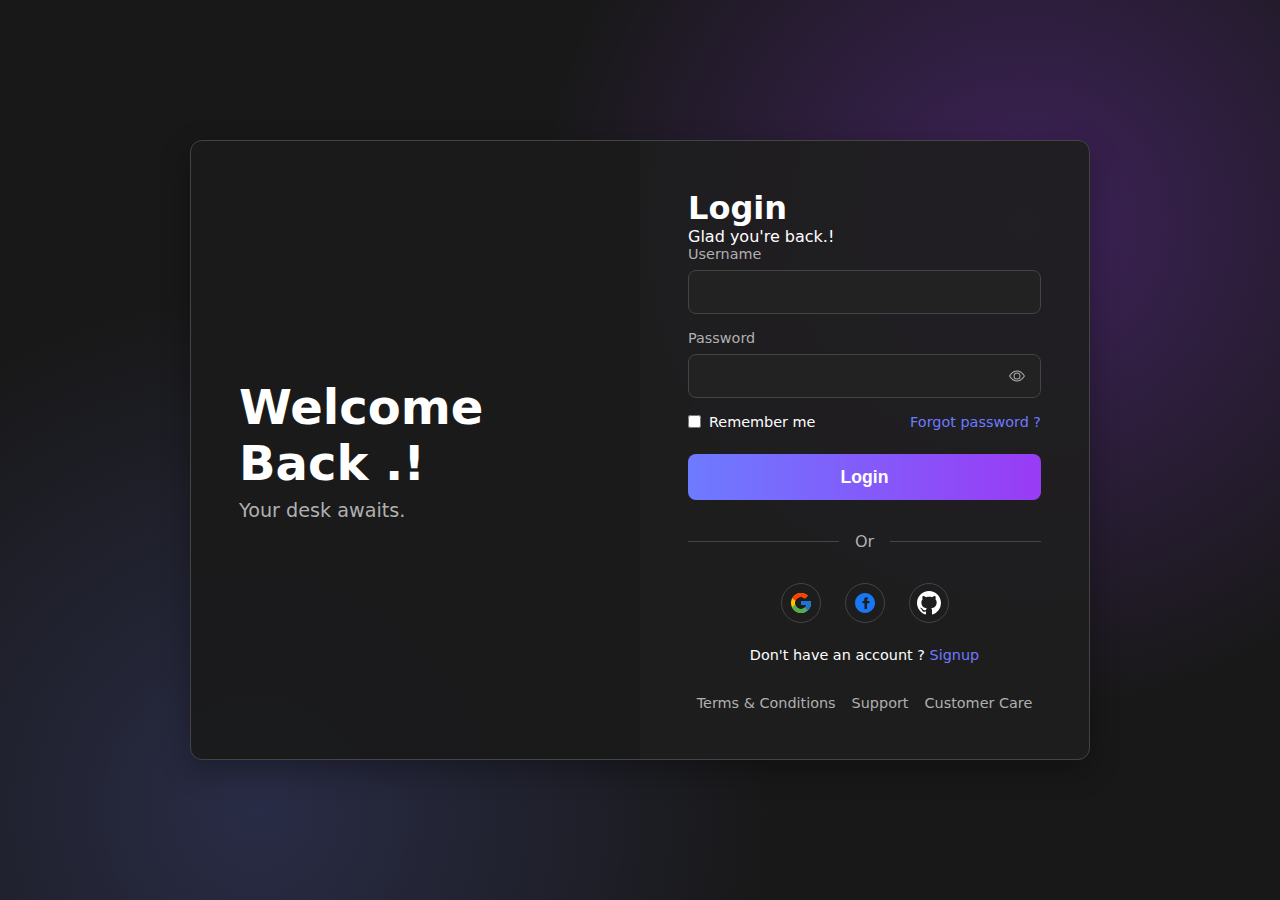
<file: index.html>
<!DOCTYPE html>
<html>
  <head>
    <meta http-equiv="refresh" content="0; url=login.html" />
    <title>Redirecting...</title>
  </head>
  <body>
    If you are not redirected automatically, <a href="login.html">click here</a>.
  </body>
</html>
</file>
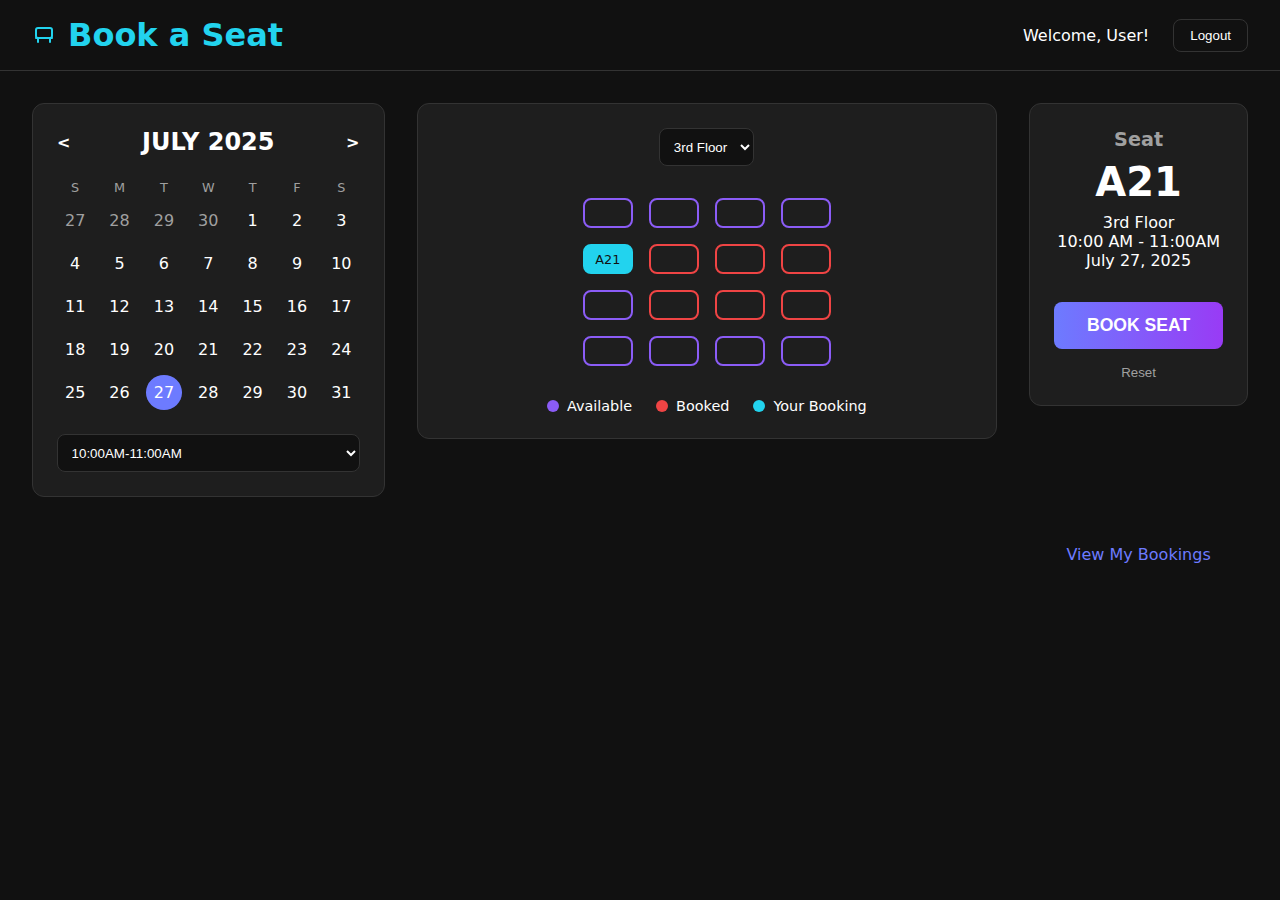
<file: booking.html>
<!DOCTYPE html>
<html lang="en">
<head>
    <meta charset="UTF-8">
    <meta name="viewport" content="width=device-width, initial-scale=1.0">
    <title>Book a Seat</title>
    <link rel="stylesheet" href="booking.css">
</head>
<body>
    <header class="main-header">
        <div class="logo">
            <svg xmlns="http://www.w3.org/2000/svg" width="24" height="24" viewBox="0 0 24 24" fill="none" stroke="currentColor" stroke-width="2" stroke-linecap="round" stroke-linejoin="round"><path d="M20 10V7a2 2 0 0 0-2-2H6a2 2 0 0 0-2 2v3"/><path d="M20 10v3a2 2 0 0 1-2 2H6a2 2 0 0 1-2-2v-3"/><path d="M4 15h16"/><path d="M6 19v-4"/><path d="M18 19v-4"/></svg>
            <h1>Book a Seat</h1>
        </div>
        <div class="user-info">
            <span>Welcome, User!</span>
            <button class="logout-btn">Logout</button>
        </div>
    </header>

    <main class="dashboard-container">
        <div class="card calendar-card">
            <div class="month-selector">
                <span>&lt;</span>
                <h2>JULY 2025</h2>
                <span>&gt;</span>
            </div>
            <div class="calendar-grid">
                <div class="day-name">S</div><div class="day-name">M</div><div class="day-name">T</div><div class="day-name">W</div><div class="day-name">T</div><div class="day-name">F</div><div class="day-name">S</div>
                <div class="day-num inactive">27</div><div class="day-num inactive">28</div><div class="day-num inactive">29</div><div class="day-num inactive">30</div>
                <div class="day-num">1</div><div class="day-num">2</div><div class="day-num">3</div>
                <div class="day-num">4</div><div class="day-num">5</div><div class="day-num">6</div><div class="day-num">7</div><div class="day-num">8</div><div class="day-num">9</div><div class="day-num">10</div>
                <div class="day-num">11</div><div class="day-num">12</div><div class="day-num">13</div><div class="day-num">14</div><div class="day-num">15</div><div class="day-num">16</div><div class="day-num">17</div>
                <div class="day-num">18</div><div class="day-num">19</div><div class="day-num">20</div><div class="day-num">21</div><div class="day-num">22</div><div class="day-num">23</div><div class="day-num">24</div>
                <div class="day-num">25</div><div class="day-num">26</div><div class="day-num today">27</div><div class="day-num">28</div><div class="day-num">29</div><div class="day-num">30</div><div class="day-num">31</div>
            </div>
            <select class="time-select">
                <option>10:00AM-11:00AM</option>
                <option>11:00AM-12:00PM</option>
            </select>
        </div>

        <div class="card seat-map-card">
            <select class="floor-select">
                <option>3rd Floor</option>
                <option>4th Floor</option>
            </select>
            <div class="seat-grid">
                <div class="seat available"></div><div class="seat available"></div><div class="seat available"></div><div class="seat available"></div>
                <div class="seat my-booking">A21</div><div class="seat booked"></div><div class="seat booked"></div><div class="seat booked"></div>
                <div class="seat available"></div><div class="seat booked"></div><div class="seat booked"></div><div class="seat booked"></div>
                <div class="seat available"></div><div class="seat available"></div><div class="seat available"></div><div class="seat available"></div>
            </div>
            <div class="legend">
                <div><span class="legend-dot available"></span> Available</div>
                <div><span class="legend-dot booked"></span> Booked</div>
                <div><span class="legend-dot my-booking"></span> Your Booking</div>
            </div>
        </div>

        <div class="card summary-card">
            <div class="summary-details">
                <h3>Seat</h3>
                <p class="seat-id">A21</p>
                <p class="seat-floor">3rd Floor</p>
                <p class="seat-time">10:00 AM - 11:00AM</p>
                <p class="seat-date">July 27, 2025</p>
            </div>
            <button class="action-btn">BOOK SEAT</button>
            <button class="reset-btn">Reset</button>
        </div>

        <a href="#" class="view-bookings-link">View My Bookings</a>

    </main>
</body>
</html>
</file>
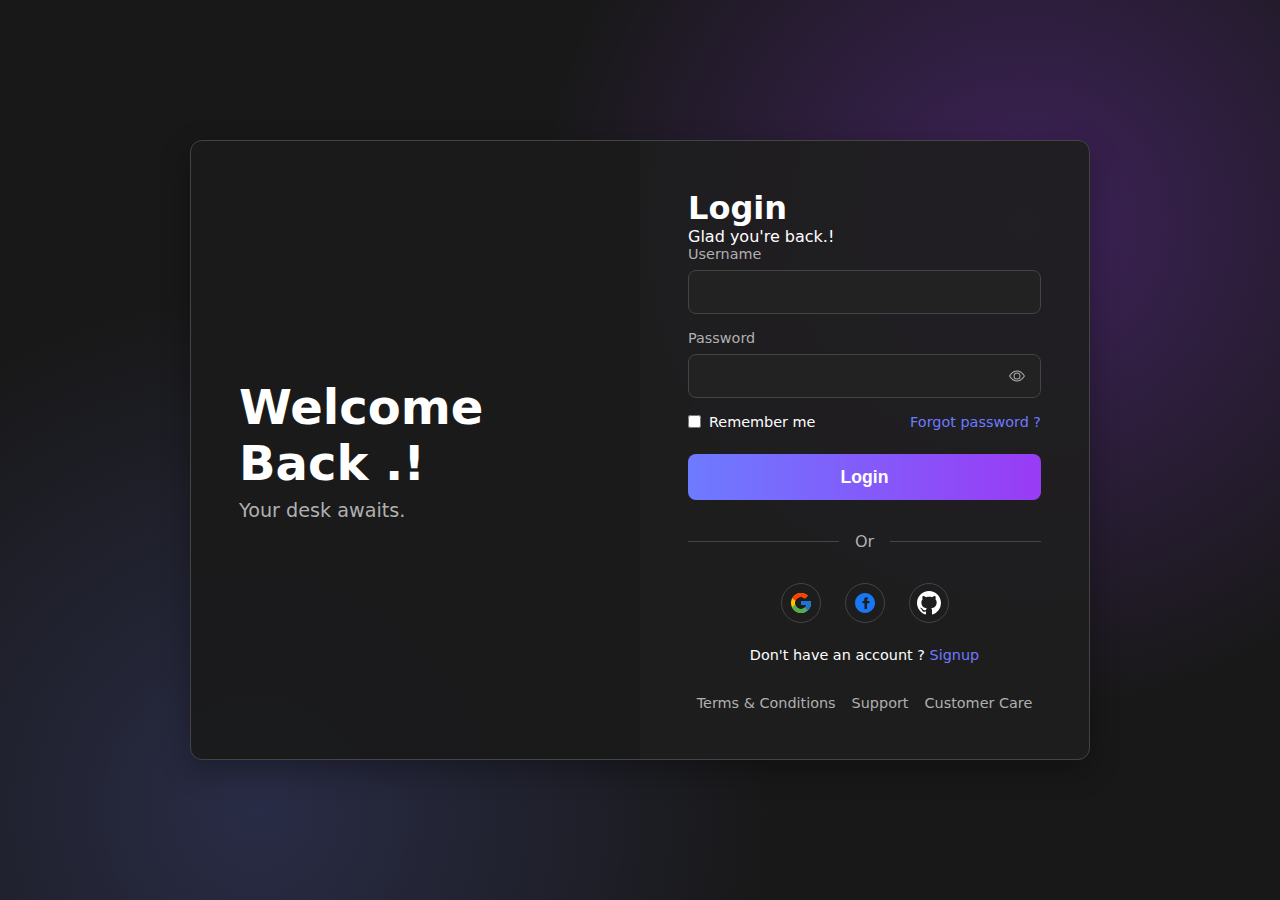
<file: login.html>
<!DOCTYPE html>
<html lang="en">
<head>
    <meta charset="UTF-8">
    <meta name="viewport" content="width=device-width, initial-scale=1.0">
    <title>Login</title>
    <link rel="stylesheet" href="authstyle.css">
</head>
<body>

    <main class="login-container">

        <section class="welcome-section">
            <h1>Welcome Back .!</h1>
            <p>Your desk awaits.</p>
        </section>

        <section class="form-section">
            <form>
                <h2>Login</h2>
                <p>Glad you're back.!</p>

                <div class="input-group">
                    <label for="username">Username</label>
                    <input type="text" id="username" name="username" required>
                </div>

                <div class="input-group">
                    <label for="password">Password</label>
                    <div class="password-wrapper">
                        <input type="password" id="password" name="password" required>
                        <svg class="eye-icon" xmlns="http://www.w3.org/2000/svg" width="16" height="16" fill="currentColor" viewBox="0 0 16 16">
                            <path d="M16 8s-3-5.5-8-5.5S0 8 0 8s3 5.5 8 5.5S16 8 16 8M1.173 8a13 13 0 0 1 1.66-2.043C4.12 4.668 5.88 3.5 8 3.5s3.879 1.168 5.168 2.457A13 13 0 0 1 14.828 8q-.086.13-.195.288c-.335.48-.83 1.12-1.465 1.755C11.879 11.332 10.119 12.5 8 12.5s-3.879-1.168-5.168-2.457A13 13 0 0 1 1.172 8z"/>
                            <path d="M8 5.5a2.5 2.5 0 1 0 0 5 2.5 2.5 0 0 0 0-5M4.5 8a3.5 3.5 0 1 1 7 0 3.5 3.5 0 0 1-7 0"/>
                        </svg>
                    </div>
                </div>

                <div class="options">
                    <div class="remember-me">
                        <input type="checkbox" id="remember" name="remember">
                        <label for="remember">Remember me</label>
                    </div>
                    <a href="forgotPassword.html">Forgot password ?</a>
                </div>

                <button type="submit">Login</button>

                <div class="separator">
                    <span>Or</span>
                </div>

                <div class="social-logins">
                    <a href="https://www.google.com" aria-label="Login with Google">
                        <svg xmlns="http://www.w3.org/2000/svg" width="24" height="24" viewBox="0 0 48 48"><path fill="#FFC107" d="M43.611 20.083H42V20H24v8h11.303c-1.649 4.657-6.08 8-11.303 8c-6.627 0-12-5.373-12-12s5.373-12 12-12c3.059 0 5.842 1.154 7.961 3.039l5.657-5.657C34.046 6.053 29.268 4 24 4C12.955 4 4 12.955 4 24s8.955 20 20 20s20-8.955 20-20c0-1.341-.138-2.65-.389-3.917z"></path><path fill="#FF3D00" d="M6.306 14.691l6.571 4.819C14.655 15.108 18.961 12 24 12c3.059 0 5.842 1.154 7.961 3.039l5.657-5.657C34.046 6.053 29.268 4 24 4C16.318 4 9.656 8.337 6.306 14.691z"></path><path fill="#4CAF50" d="M24 44c5.166 0 9.86-1.977 13.409-5.192l-6.19-5.238C29.211 35.091 26.715 36 24 36c-5.223 0-9.641-3.657-11.303-8.655l-6.571 4.819C9.656 39.663 16.318 44 24 44z"></path><path fill="#1976D2" d="M43.611 20.083H42V20H24v8h11.303c-.792 2.237-2.231 4.166-4.087 5.571l6.19 5.238C41.382 36.213 44 30.561 44 24c0-1.341-.138-2.65-.389-3.917z"></path></svg>
                    </a>
                    <a href="https://www.facebook.com" aria-label="Login with Facebook">
                        <svg xmlns="http://www.w3.org/2000/svg" width="24" height="24" fill="#1877F2" viewBox="0 0 24 24"><path d="M12 2.04c-5.52 0-10 4.48-10 10s4.48 10 10 10s10-4.48 10-10S17.52 2.04 12 2.04zM16.5 8.25h-2.25c-.2 0-.25.1-.25.25v1.5h2.5l-.25 2.25h-2.25V18h-2.5v-5.75H9.5v-2.25h1.75V8.5c0-1.25.75-2.25 2-2.25h1.5v2z"/></svg>
                    </a>
                    <a href="https://www.github.com" aria-label="Login with GitHub">
                        <svg xmlns="http://www.w3.org/2000/svg" width="24" height="24" fill="white" viewBox="0 0 16 16"><path d="M8 0C3.58 0 0 3.58 0 8c0 3.54 2.29 6.53 5.47 7.59.4.07.55-.17.55-.38 0-.19-.01-.82-.01-1.49-2.01.37-2.53-.49-2.69-.94-.09-.23-.48-.94-.82-1.13-.28-.15-.68-.52-.01-.53.63-.01 1.08.58 1.23.82.72 1.21 1.87.87 2.33.66.07-.52.28-.87.51-1.07-1.78-.2-3.64-.89-3.64-3.95 0-.87.31-1.59.82-2.15-.08-.2-.36-1.02.08-2.12 0 0 .67-.21 2.2.82.64-.18 1.32-.27 2-.27s1.36.09 2 .27c1.53-1.04 2.2-.82 2.2-.82.44 1.1.16 1.92.08 2.12.51.56.82 1.27.82 2.15 0 3.07-1.87 3.75-3.65 3.95.29.25.54.73.54 1.48 0 1.07-.01 1.93-.01 2.2 0 .21.15.46.55.38A8.01 8.01 0 0 0 16 8c0-4.42-3.58-8-8-8"/></svg>
                    </a>
                </div>

                <div class="signup-link">
                    <p>Don't have an account ? <a href="signup.html">Signup</a></p>
                </div>

                <footer class="form-footer">
                    <a href="#">Terms & Conditions</a>
                    <a href="#">Support</a>
                    <a href="#">Customer Care</a>
                </footer>
            </form>
        </section>

    </main>

</body>
</html>
</file>
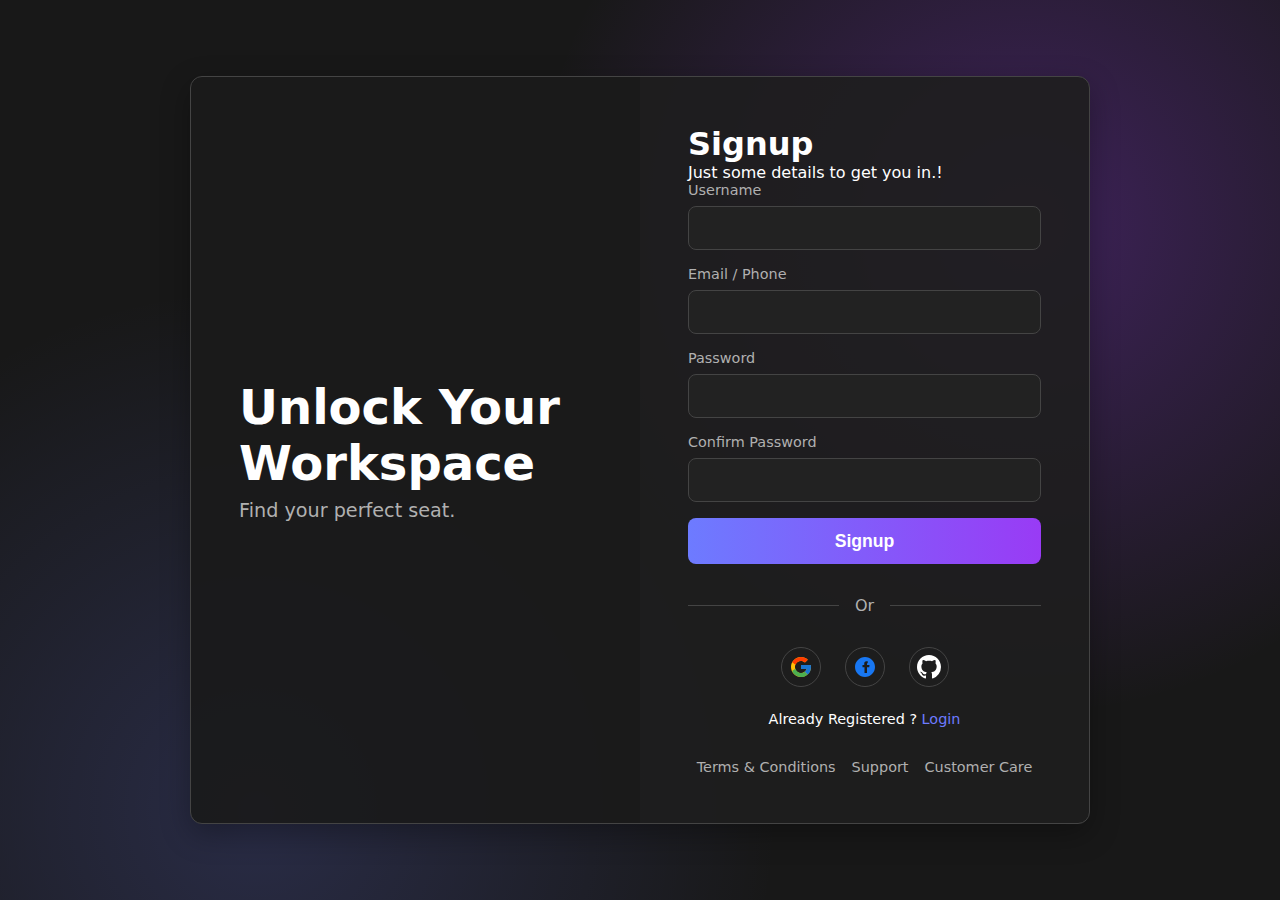
<file: signup.html>
<!DOCTYPE html>
<html lang="en">
<head>
    <meta charset="UTF-8">
    <meta name="viewport" content="width=device-width, initial-scale=1.0">
    <title>Signup</title>
    <link rel="stylesheet" href="authstyle.css">
</head>
<body>

    <main class="login-container">

        <section class="welcome-section">
            <h1>Unlock Your Workspace</h1>
            <p>Find your perfect seat.</p>
        </section>

        <section class="form-section">
            <form>
                <h2>Signup</h2>
                <p>Just some details to get you in.!</p>

                <div class="input-group">
                    <label for="username">Username</label>
                    <input type="text" id="username" name="username" required>
                </div>
                
                <div class="input-group">
                    <label for="email">Email / Phone</label>
                    <input type="email" id="email" name="email" required>
                </div>

                <div class="input-group">
                    <label for="password">Password</label>
                    <input type="password" id="password" name="password" required>
                </div>

                <div class="input-group">
                    <label for="confirm-password">Confirm Password</label>
                    <input type="password" id="confirm-password" name="confirm-password" required>
                </div>

                <button type="submit">Signup</button>

                <div class="separator">
                    <span>Or</span>
                </div>

                <div class="social-logins">
                    <a href="https://www.google.com" aria-label="Login with Google"><svg xmlns="http://www.w3.org/2000/svg" width="24" height="24" viewBox="0 0 48 48"><path fill="#FFC107" d="M43.611 20.083H42V20H24v8h11.303c-1.649 4.657-6.08 8-11.303 8c-6.627 0-12-5.373-12-12s5.373-12 12-12c3.059 0 5.842 1.154 7.961 3.039l5.657-5.657C34.046 6.053 29.268 4 24 4C12.955 4 4 12.955 4 24s8.955 20 20 20s20-8.955 20-20c0-1.341-.138-2.65-.389-3.917z"></path><path fill="#FF3D00" d="M6.306 14.691l6.571 4.819C14.655 15.108 18.961 12 24 12c3.059 0 5.842 1.154 7.961 3.039l5.657-5.657C34.046 6.053 29.268 4 24 4C16.318 4 9.656 8.337 6.306 14.691z"></path><path fill="#4CAF50" d="M24 44c5.166 0 9.86-1.977 13.409-5.192l-6.19-5.238C29.211 35.091 26.715 36 24 36c-5.223 0-9.641-3.657-11.303-8.655l-6.571 4.819C9.656 39.663 16.318 44 24 44z"></path><path fill="#1976D2" d="M43.611 20.083H42V20H24v8h11.303c-.792 2.237-2.231 4.166-4.087 5.571l6.19 5.238C41.382 36.213 44 30.561 44 24c0-1.341-.138-2.65-.389-3.917z"></path></svg></a>
                    <a href="https://www.facebook.com" aria-label="Login with Facebook"><svg xmlns="http://www.w3.org/2000/svg" width="24" height="24" fill="#1877F2" viewBox="0 0 24 24"><path d="M12 2.04c-5.52 0-10 4.48-10 10s4.48 10 10 10s10-4.48 10-10S17.52 2.04 12 2.04zM16.5 8.25h-2.25c-.2 0-.25.1-.25.25v1.5h2.5l-.25 2.25h-2.25V18h-2.5v-5.75H9.5v-2.25h1.75V8.5c0-1.25.75-2.25 2-2.25h1.5v2z"/></svg></a>
                    <a href="https://www.github.com" aria-label="Login with GitHub"><svg xmlns="http://www.w3.org/2000/svg" width="24" height="24" fill="white" viewBox="0 0 16 16"><path d="M8 0C3.58 0 0 3.58 0 8c0 3.54 2.29 6.53 5.47 7.59.4.07.55-.17.55-.38 0-.19-.01-.82-.01-1.49-2.01.37-2.53-.49-2.69-.94-.09-.23-.48-.94-.82-1.13-.28-.15-.68-.52-.01-.53.63-.01 1.08.58 1.23.82.72 1.21 1.87.87 2.33.66.07-.52.28-.87.51-1.07-1.78-.2-3.64-.89-3.64-3.95 0-.87.31-1.59.82-2.15-.08-.2-.36-1.02.08-2.12 0 0 .67-.21 2.2.82.64-.18 1.32-.27 2-.27s1.36.09 2 .27c1.53-1.04 2.2-.82 2.2-.82.44 1.1.16 1.92.08 2.12.51.56.82 1.27.82 2.15 0 3.07-1.87 3.75-3.65 3.95.29.25.54.73.54 1.48 0 1.07-.01 1.93-.01 2.2 0 .21.15.46.55.38A8.01 8.01 0 0 0 16 8c0-4.42-3.58-8-8-8"/></svg></a>
                </div>

                <div class="signup-link">
                    <p>Already Registered ? <a href="login.html">Login</a></p>
                </div>

                <footer class="form-footer">
                    <a href="#">Terms & Conditions</a>
                    <a href="#">Support</a>
                    <a href="#">Customer Care</a>
                </footer>
            </form>
        </section>

    </main>

</body>
</html>
</file>
<file: booking.css>
/* booking.css */
/* --- 1. Global Styles & Variables --- */
:root {
    --color-bg: #111111;
    --color-card-bg: #1E1E1E;
    --color-text-main: #FFFFFF;
    --color-text-secondary: #A0A0A0;
    --color-primary-accent: #993BF5;
    --color-secondary-accent: #6D7BFF;
    --color-border: #333333;
    --color-available: #8B5CF6;
    --color-booked: #EF4444;
    --color-my-booking: #22D3EE;
    --border-radius: 12px;
}

* {
    margin: 0;
    padding: 0;
    box-sizing: border-box;
}

body {
    font-family: system-ui, -apple-system, sans-serif;
    background-color: var(--color-bg);
    color: var(--color-text-main);
}

a {
    color: var(--color-secondary-accent);
    text-decoration: none;
}
a:hover {
    text-decoration: underline;
}

/* --- 2. Header --- */
.main-header {
    display: flex;
    justify-content: space-between;
    align-items: center;
    padding: 1rem 2rem;
    border-bottom: 1px solid var(--color-border);
}

.logo {
    display: flex;
    align-items: center;
    gap: 0.75rem;
    color: var(--color-my-booking);
}

.user-info {
    display: flex;
    align-items: center;
    gap: 1.5rem;
}

.logout-btn {
    background: transparent;
    border: 1px solid var(--color-border);
    color: var(--color-text-main);
    padding: 0.5rem 1rem;
    border-radius: 8px;
    cursor: pointer;
}
.logout-btn:hover {
    background-color: var(--color-border);
}

/* --- 3. Dashboard Layout --- */
.dashboard-container {
    padding: 2rem;
    display: grid;
    grid-template-columns: auto 1fr auto;
    gap: 2rem;
    align-items: start;
}

.card {
    background-color: var(--color-card-bg);
    border: 1px solid var(--color-border);
    border-radius: var(--border-radius);
    padding: 1.5rem;
}

.view-bookings-link {
    grid-column: 3 / 4;
    text-align: center;
    margin-top: 1rem;
}

/* --- 4. Calendar Card --- */
.month-selector {
    display: flex;
    justify-content: space-between;
    align-items: center;
    margin-bottom: 1.5rem;
    font-weight: 600;
}
.month-selector span {
    cursor: pointer;
}
.calendar-grid {
    display: grid;
    grid-template-columns: repeat(7, 1fr);
    gap: 0.5rem;
    text-align: center;
}
.day-name {
    color: var(--color-text-secondary);
    font-size: 0.8rem;
}
.day-num {
    padding: 0.5rem;
    cursor: pointer;
    border-radius: 50%;
}
.day-num.inactive {
    color: var(--color-text-secondary);
}
.day-num:not(.inactive):hover {
    background-color: var(--color-border);
}
.day-num.today {
    background-color: var(--color-secondary-accent);
    color: var(--color-text-main);
}
.time-select {
    width: 100%;
    margin-top: 1.5rem;
}


/* --- 5. Seat Map Card --- */
.seat-map-card {
    display: flex;
    flex-direction: column;
    align-items: center;
    gap: 2rem;
}
.seat-grid {
    display: grid;
    grid-template-columns: repeat(4, 1fr);
    gap: 1rem;
}
.seat {
    width: 50px;
    height: 30px;
    border-radius: 8px;
    border: 2px solid;
    cursor: pointer;
    display: grid;
    place-items: center;
    font-size: 0.8rem;
    transition: transform 0.2s;
}
.seat:hover {
    transform: scale(1.1);
}
.seat.available { border-color: var(--color-available); }
.seat.booked { border-color: var(--color-booked); }
.seat.my-booking {
    border-color: var(--color-my-booking);
    background-color: var(--color-my-booking);
    color: var(--color-bg);
}

.legend {
    display: flex;
    gap: 1.5rem;
    font-size: 0.9rem;
}
.legend div {
    display: flex;
    align-items: center;
    gap: 0.5rem;
}
.legend-dot {
    width: 12px;
    height: 12px;
    border-radius: 50%;
}
.legend-dot.available { background-color: var(--color-available); }
.legend-dot.booked { background-color: var(--color-booked); }
.legend-dot.my-booking { background-color: var(--color-my-booking); }


/* --- 6. Summary Card & General Controls --- */
.summary-details {
    text-align: center;
    margin-bottom: 2rem;
}
.summary-details h3 {
    font-size: 1.2rem;
    color: var(--color-text-secondary);
}
.summary-details .seat-id {
    font-size: 2.5rem;
    font-weight: 700;
    margin: 0.5rem 0;
}
.action-btn {
    width: 100%;
    padding: 0.8rem;
    border: none;
    border-radius: 8px;
    background: linear-gradient(90deg, var(--color-secondary-accent), var(--color-primary-accent));
    color: var(--color-text-main);
    font-size: 1.1rem;
    font-weight: 600;
    cursor: pointer;
}
.reset-btn {
    width: 100%;
    background: none;
    border: none;
    color: var(--color-text-secondary);
    margin-top: 1rem;
    cursor: pointer;
}

select {
    padding: 0.6rem;
    background: var(--color-bg);
    border: 1px solid var(--color-border);
    color: var(--color-text-main);
    border-radius: 8px;
}

/* --- 7. Responsive Design --- */
@media (max-width: 1024px) {
    .dashboard-container {
        grid-template-columns: 1fr;
    }
    .view-bookings-link {
        grid-column: 1 / -1;
    }
}
</file>
<file: authstyle.css>
/* style.css */
/* --- 1. Global Styles & Variables --- */
:root {
    --color-bg: #181818;
    --color-text-main: #FFFFFF;
    --color-text-secondary: #B0B0B0;
    --color-primary-accent: #993BF5;
    --color-secondary-accent: #6D7BFF;
    --color-form-bg: rgba(30, 30, 30, 0.9);
    --color-input-bg: #222222;
    --color-input-border: #444444;
    --border-radius: 12px;
}

* {
    margin: 0;
    padding: 0;
    box-sizing: border-box;
}

body {
    font-family: system-ui, -apple-system, sans-serif;
    background-color: var(--color-bg);
    color: var(--color-text-main);
    min-height: 100vh;
    display: flex;
    justify-content: center;
    align-items: center;
    padding: 2rem;
    background-image: 
        radial-gradient(circle at 80% 25%, rgba(153, 59, 245, 0.3), transparent 40%),
        radial-gradient(circle at 20% 90%, rgba(109, 123, 255, 0.2), transparent 40%);
}

a {
    color: var(--color-secondary-accent);
    text-decoration: none;
}
a:hover {
    text-decoration: underline;
}

/* --- 2. Main Layout --- */
.login-container {
    display: flex;
    width: 100%;
    max-width: 900px;
    background: var(--color-form-bg);
    border-radius: var(--border-radius);
    overflow: hidden;
    border: 1px solid var(--color-input-border);
    box-shadow: 0 10px 30px rgba(0, 0, 0, 0.3);
}

.welcome-section,
.form-section {
    flex: 1;
    padding: 3rem;
    display: flex;
    flex-direction: column;
    justify-content: center;
}

.welcome-section {
    background: rgba(0,0,0,0.1); /* Slight texture */
}

.welcome-section h1 {
    font-size: 3rem;
    font-weight: 700;
    margin-bottom: 0.5rem;
}

.welcome-section p {
    font-size: 1.2rem;
    color: var(--color-text-secondary);
}

/* --- 3. Form Styling --- */
.form-section h2 {
    font-size: 2rem;
    font-weight: 600;
}

.form-section > p {
    color: var(--color-text-secondary);
    margin-bottom: 2rem;
}

.input-group {
    margin-bottom: 1rem;
}

.input-group label {
    display: block;
    font-size: 0.9rem;
    margin-bottom: 0.5rem;
    color: var(--color-text-secondary);
}

.input-group input {
    width: 100%;
    padding: 0.75rem 1rem;
    background: var(--color-input-bg);
    border: 1px solid var(--color-input-border);
    border-radius: 8px;
    color: var(--color-text-main);
    font-size: 1rem;
}

.password-wrapper {
    position: relative;
    display: flex;
    align-items: center;
}

.eye-icon {
    position: absolute;
    right: 1rem;
    color: var(--color-text-secondary);
    cursor: pointer;
}

.options {
    display: flex;
    justify-content: space-between;
    align-items: center;
    font-size: 0.9rem;
    margin-bottom: 1.5rem;
}

.remember-me {
    display: flex;
    align-items: center;
}

.remember-me input {
    margin-right: 0.5rem;
}

button[type="submit"] {
    width: 100%;
    padding: 0.8rem;
    border: none;
    border-radius: 8px;
    background: linear-gradient(90deg, var(--color-secondary-accent), var(--color-primary-accent));
    color: var(--color-text-main);
    font-size: 1.1rem;
    font-weight: 600;
    cursor: pointer;
    transition: transform 0.2s, box-shadow 0.2s;
}

button[type="submit"]:hover {
    transform: translateY(-2px);
    box-shadow: 0 4px 15px rgba(130, 80, 255, 0.4);
}

.separator {
    display: flex;
    align-items: center;
    text-align: center;
    color: var(--color-text-secondary);
    margin: 2rem 0;
}

.separator::before,
.separator::after {
    content: '';
    flex: 1;
    border-bottom: 1px solid var(--color-input-border);
}

.separator span {
    padding: 0 1rem;
}

.social-logins {
    display: flex;
    justify-content: center;
    gap: 1.5rem;
    margin-bottom: 1.5rem;
}

.social-logins a {
    display: grid;
    place-items: center;
    width: 40px;
    height: 40px;
    border: 1px solid var(--color-input-border);
    border-radius: 50%;
    transition: background-color 0.2s;
}

.social-logins a:hover {
    background-color: var(--color-input-bg);
}

.signup-link, .form-footer {
    text-align: center;
    font-size: 0.9rem;
}

.signup-link {
    margin-bottom: 2rem;
}

.form-footer {
    display: flex;
    justify-content: center;
    gap: 1rem;
    color: var(--color-text-secondary);
}

.form-footer a {
    color: var(--color-text-secondary);
}

/* --- 4. Responsive Design --- */
@media (max-width: 800px) {
    .login-container {
        flex-direction: column;
        max-width: 450px;
    }
    
    .welcome-section {
        padding: 2rem;
        text-align: center;
    }
    
    .welcome-section h1 {
        font-size: 2.5rem;
    }

    .form-section {
        padding: 2rem;
    }
}

.btn-pink {
    background: linear-gradient(90deg, #D946EF, #E879F9);
}
.btn-pink:hover {
    box-shadow: 0 4px 15px rgba(217, 70, 239, 0.4);
}
</file>
